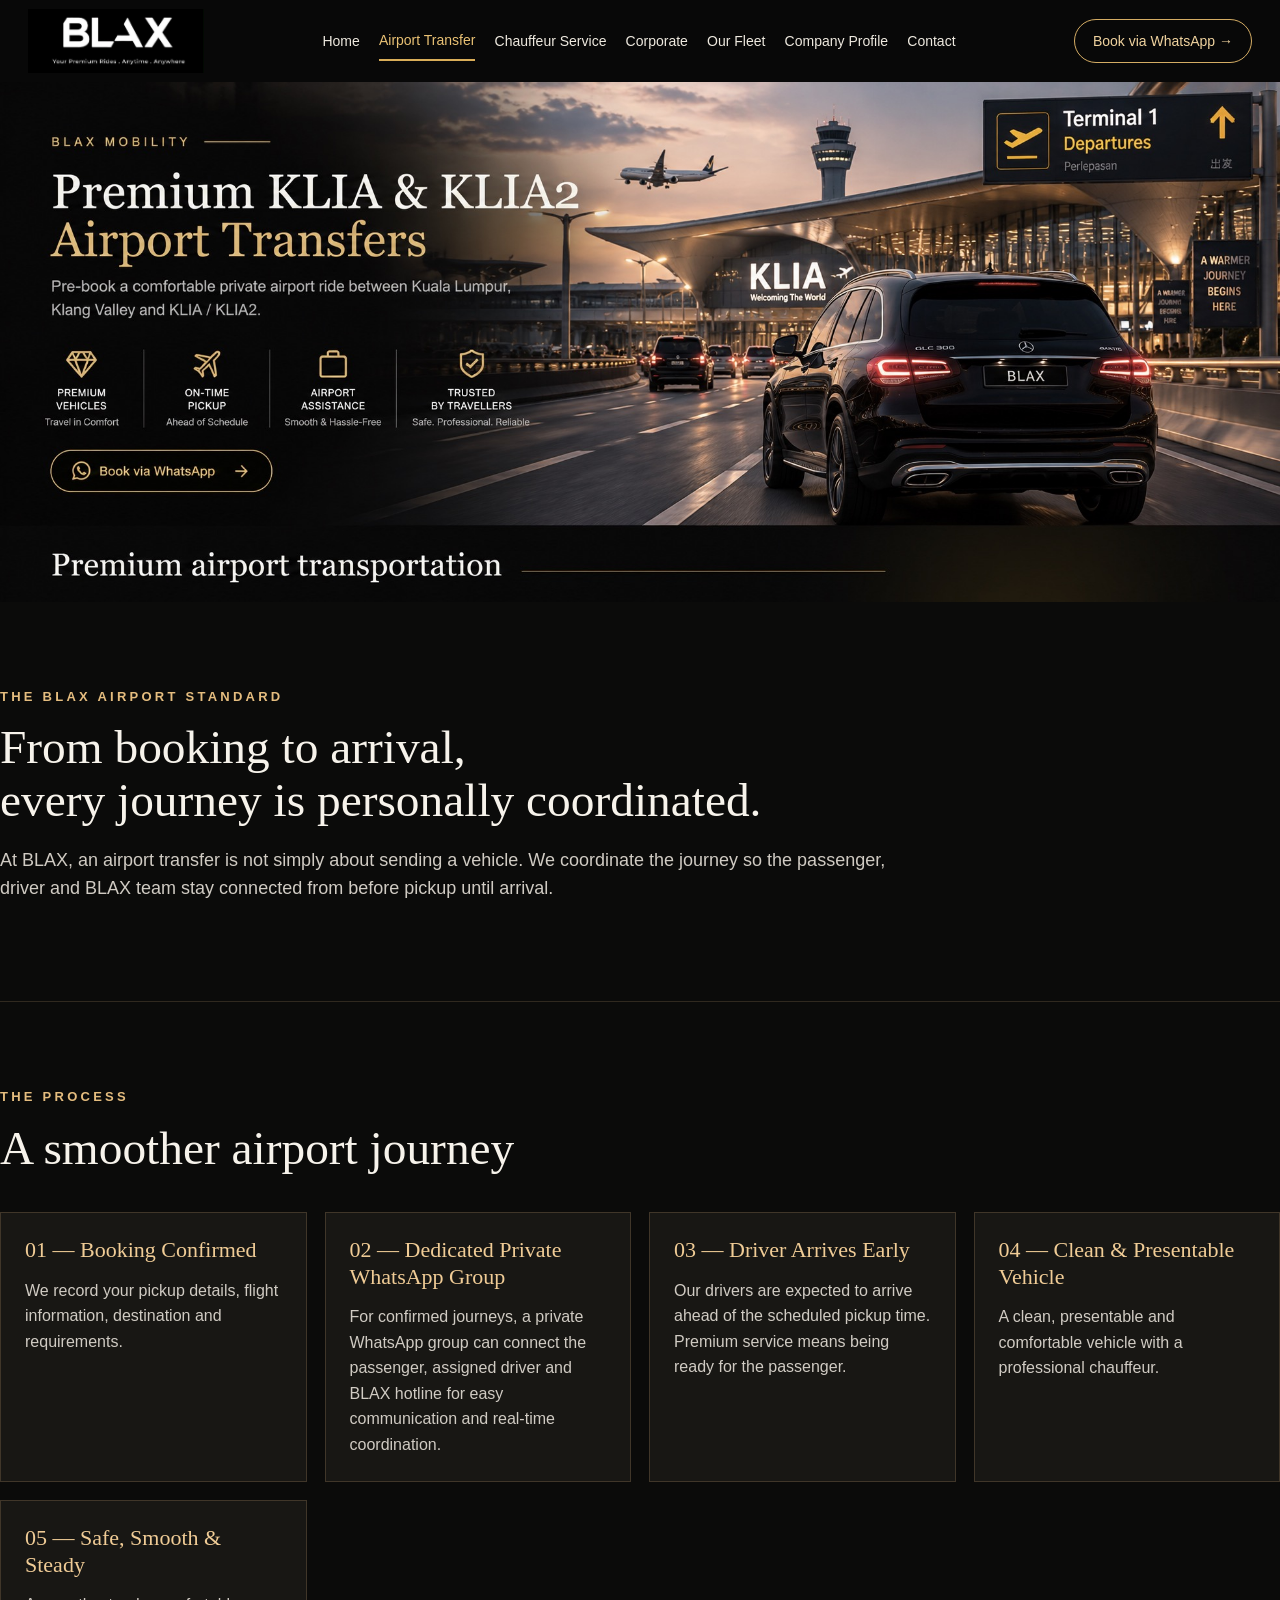
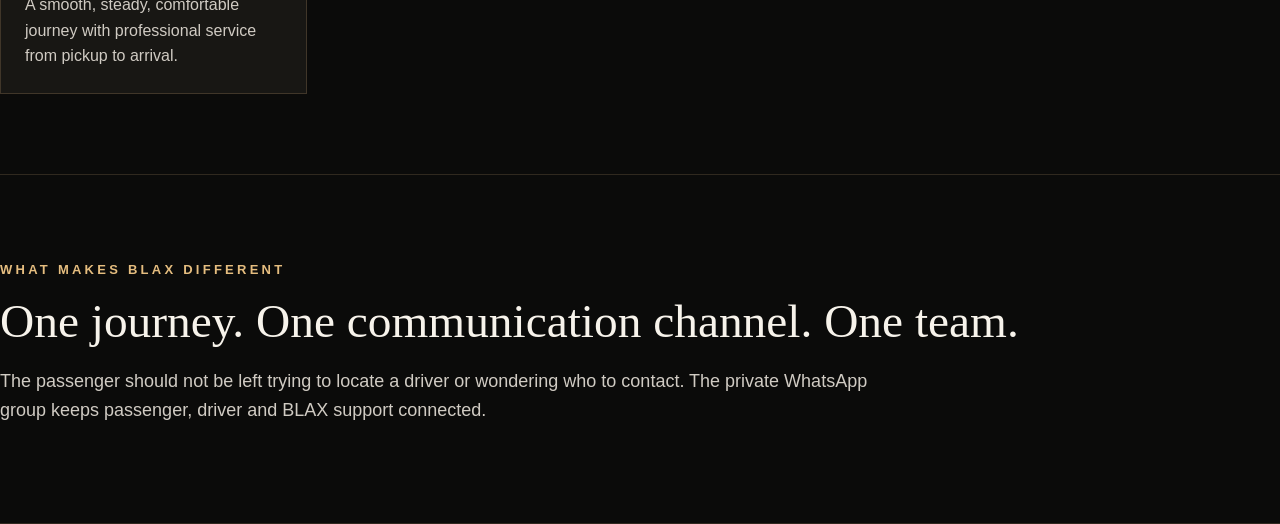
<file: airport-transfer.html>
<!doctype html>
<html lang="en"><head><meta charset="utf-8"><meta name="viewport" content="width=device-width, initial-scale=1">
<meta name="description" content="BLAX Mobility premium chauffeur and private transportation in Kuala Lumpur and Klang Valley. Book airport, corporate and private rides.">
<title>Airport Transfer | BLAX Mobility</title><link rel="stylesheet" href="styles.css"></head>
<body class="page-airport"><a class="skip" href="#main">Skip to content</a>
<header class="site-header"><div class="header-inner"><a class="brand" href="index.html" aria-label="BLAX Mobility Home"><img src="assets/blax-logo.jpg" alt="BLAX — Your Premium Rides. Anytime. Anywhere."></a>
<nav class="main-nav" aria-label="Main navigation"><a href="index.html">Home</a><a href="airport-transfer.html" aria-current="page">Airport Transfer</a><a href="chauffeur.html">Chauffeur Service</a><a href="corporate.html">Corporate</a><a href="fleet.html">Our Fleet</a><a href="company-profile.html">Company Profile</a><a href="contact.html">Contact</a></nav><a class="header-cta" href="https://wa.me/60189708896?text=Hi%20BLAX%2C%20I%20would%20like%20to%20book%20a%20ride.%0APickup%3A%0ADestination%3A%0ADate%3A%0ATime%3A%0APassengers%3A" target="_blank" rel="noopener noreferrer">Book via WhatsApp <span aria-hidden="true">→</span></a></div></header>
<main id="main"><section class="art-stage art-airport" aria-label="Premium KLIA and KLIA2 Airport Transfers"><img src="airport.jpg" alt="Mercedes BLAX airport transfer at KLIA"><div class="desktop-actions"><a class="art-action secondary airport-wa" href="https://wa.me/60189708896?text=Hi%20BLAX%2C%20I%20would%20like%20to%20book%20a%20ride.%0APickup%3A%0ADestination%3A%0ADate%3A%0ATime%3A%0APassengers%3A" target="_blank" rel="noopener noreferrer">Book via WhatsApp <span aria-hidden="true">→</span></a></div></section><div class="mobile-actions"><a class="art-action primary " href="https://wa.me/60189708896?text=Hi%20BLAX%2C%20I%20would%20like%20to%20book%20a%20ride.%0APickup%3A%0ADestination%3A%0ADate%3A%0ATime%3A%0APassengers%3A" target="_blank" rel="noopener noreferrer">Enquire via WhatsApp <span aria-hidden="true">→</span></a></div><section class="section wrap"><p class="eyebrow">THE BLAX AIRPORT STANDARD</p><h2>From booking to arrival,<br>every journey is personally coordinated.</h2><p class=lead>At BLAX, an airport transfer is not simply about sending a vehicle. We coordinate the journey so the passenger, driver and BLAX team stay connected from before pickup until arrival.</p></section><section class="section wrap"><p class="eyebrow">THE PROCESS</p><h2>A smoother airport journey</h2><div class="cards"><article class="card"><h3>01 — Booking Confirmed</h3><p>We record your pickup details, flight information, destination and requirements.</p></article><article class="card"><h3>02 — Dedicated Private WhatsApp Group</h3><p>For confirmed journeys, a private WhatsApp group can connect the passenger, assigned driver and BLAX hotline for easy communication and real-time coordination.</p></article><article class="card"><h3>03 — Driver Arrives Early</h3><p>Our drivers are expected to arrive ahead of the scheduled pickup time. Premium service means being ready for the passenger.</p></article><article class="card"><h3>04 — Clean &amp; Presentable Vehicle</h3><p>A clean, presentable and comfortable vehicle with a professional chauffeur.</p></article><article class="card"><h3>05 — Safe, Smooth &amp; Steady</h3><p>A smooth, steady, comfortable journey with professional service from pickup to arrival.</p></article></div></section><section class="section wrap"><p class="eyebrow">WHAT MAKES BLAX DIFFERENT</p><h2>One journey. One communication channel. One team.</h2><p class=lead>The passenger should not be left trying to locate a driver or wondering who to contact. The private WhatsApp group keeps passenger, driver and BLAX support connected.</p></section></main></body></html>
</file>
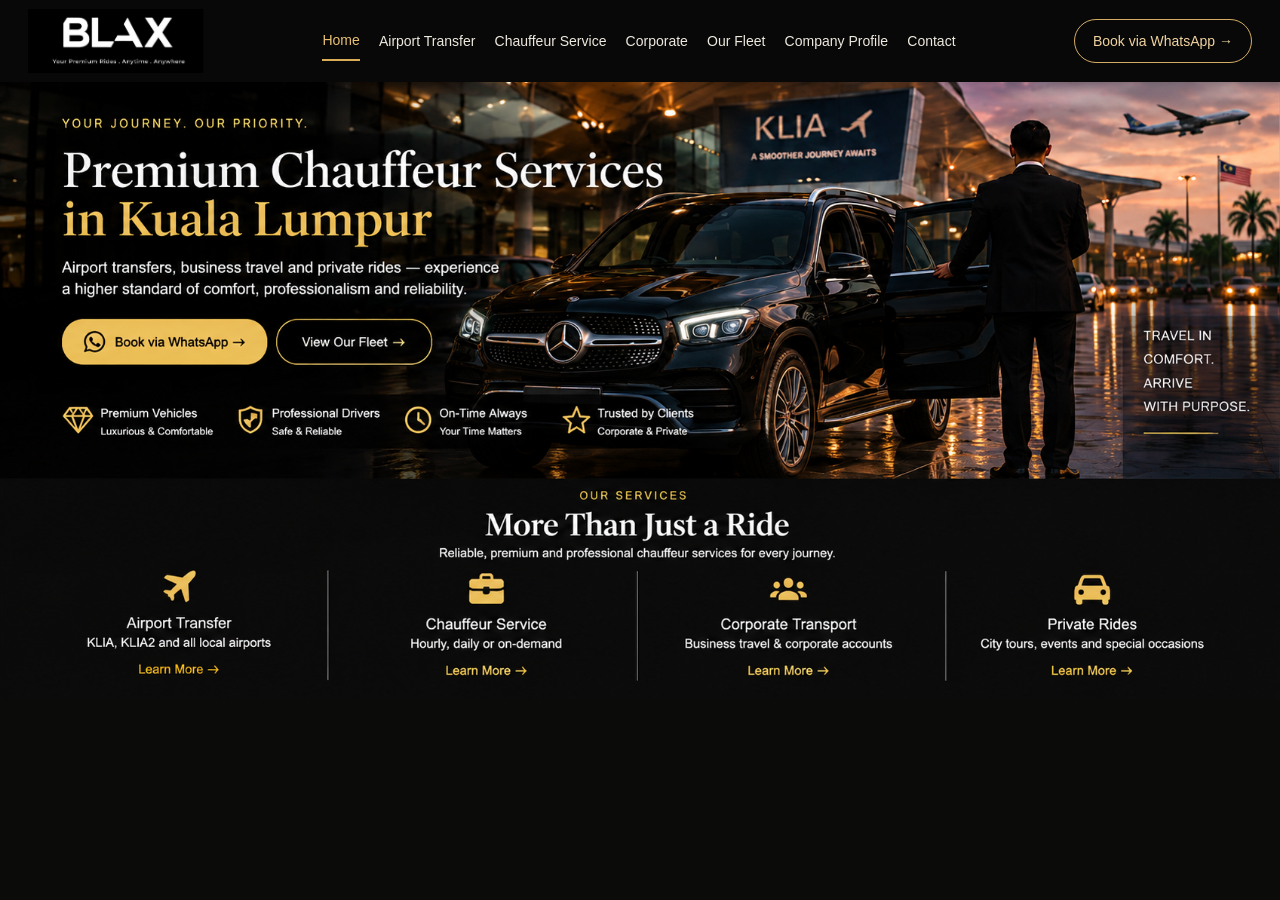
<file: BLAX_REPLACE_index.html>
<!doctype html>
<html lang="en"><head><meta charset="utf-8"><meta name="viewport" content="width=device-width, initial-scale=1">
<meta name="description" content="BLAX Mobility premium chauffeur and private transportation in Kuala Lumpur and Klang Valley. Book airport, corporate and private rides.">
<title>Premium Chauffeur Services in Kuala Lumpur | BLAX Mobility</title><link rel="stylesheet" href="styles.css"></head>
<body class="page-home"><a class="skip" href="#main">Skip to content</a>
<header class="site-header"><div class="header-inner"><a class="brand" href="index.html" aria-label="BLAX Mobility Home"><img src="assets/blax-logo.jpg" alt="BLAX — Your Premium Rides. Anytime. Anywhere."></a>
<nav class="main-nav" aria-label="Main navigation"><a href="index.html" aria-current="page">Home</a><a href="airport-transfer.html">Airport Transfer</a><a href="chauffeur.html">Chauffeur Service</a><a href="corporate.html">Corporate</a><a href="fleet.html">Our Fleet</a><a href="company-profile.html">Company Profile</a><a href="contact.html">Contact</a></nav><a class="header-cta" href="https://wa.me/60189708896?text=Hi%20BLAX%2C%20I%20would%20like%20to%20book%20a%20ride.%0APickup%3A%0ADestination%3A%0ADate%3A%0ATime%3A%0APassengers%3A" target="_blank" rel="noopener noreferrer">Book via WhatsApp <span aria-hidden="true">→</span></a></div></header>
<main id="main"><section class="art-stage art-home" aria-label="Premium Chauffeur Services in Kuala Lumpur"><img src="home.jpg" alt="BLAX chauffeur, Mercedes and KLIA"><div class="desktop-actions"><a class="art-action primary home-wa" href="https://wa.me/60189708896?text=Hi%20BLAX%2C%20I%20would%20like%20to%20book%20a%20ride.%0APickup%3A%0ADestination%3A%0ADate%3A%0ATime%3A%0APassengers%3A" target="_blank" rel="noopener noreferrer">Book via WhatsApp <span aria-hidden="true">→</span></a><a class="art-action secondary home-fleet" href="fleet.html">View Our Fleet <span aria-hidden="true">→</span></a><a class="art-action service service-airport" href="airport-transfer.html">Learn More <span aria-hidden="true">→</span></a><a class="art-action service service-chauffeur" href="chauffeur.html">Learn More <span aria-hidden="true">→</span></a><a class="art-action service service-corporate" href="corporate.html">Learn More <span aria-hidden="true">→</span></a><a class="art-action service service-private" href="contact.html">Learn More <span aria-hidden="true">→</span></a></div></section><div class="mobile-actions"><a class="art-action primary " href="https://wa.me/60189708896?text=Hi%20BLAX%2C%20I%20would%20like%20to%20book%20a%20ride.%0APickup%3A%0ADestination%3A%0ADate%3A%0ATime%3A%0APassengers%3A" target="_blank" rel="noopener noreferrer">Book via WhatsApp <span aria-hidden="true">→</span></a><a class="art-action secondary " href="fleet.html">View Our Fleet <span aria-hidden="true">→</span></a></div><div class="mobile-service-links"><a href="airport-transfer.html">Airport Transfer →</a><a href="chauffeur.html">Chauffeur Service →</a><a href="corporate.html">Corporate Transport →</a><a href="contact.html">Private Rides →</a></div></main></body></html>
</file>
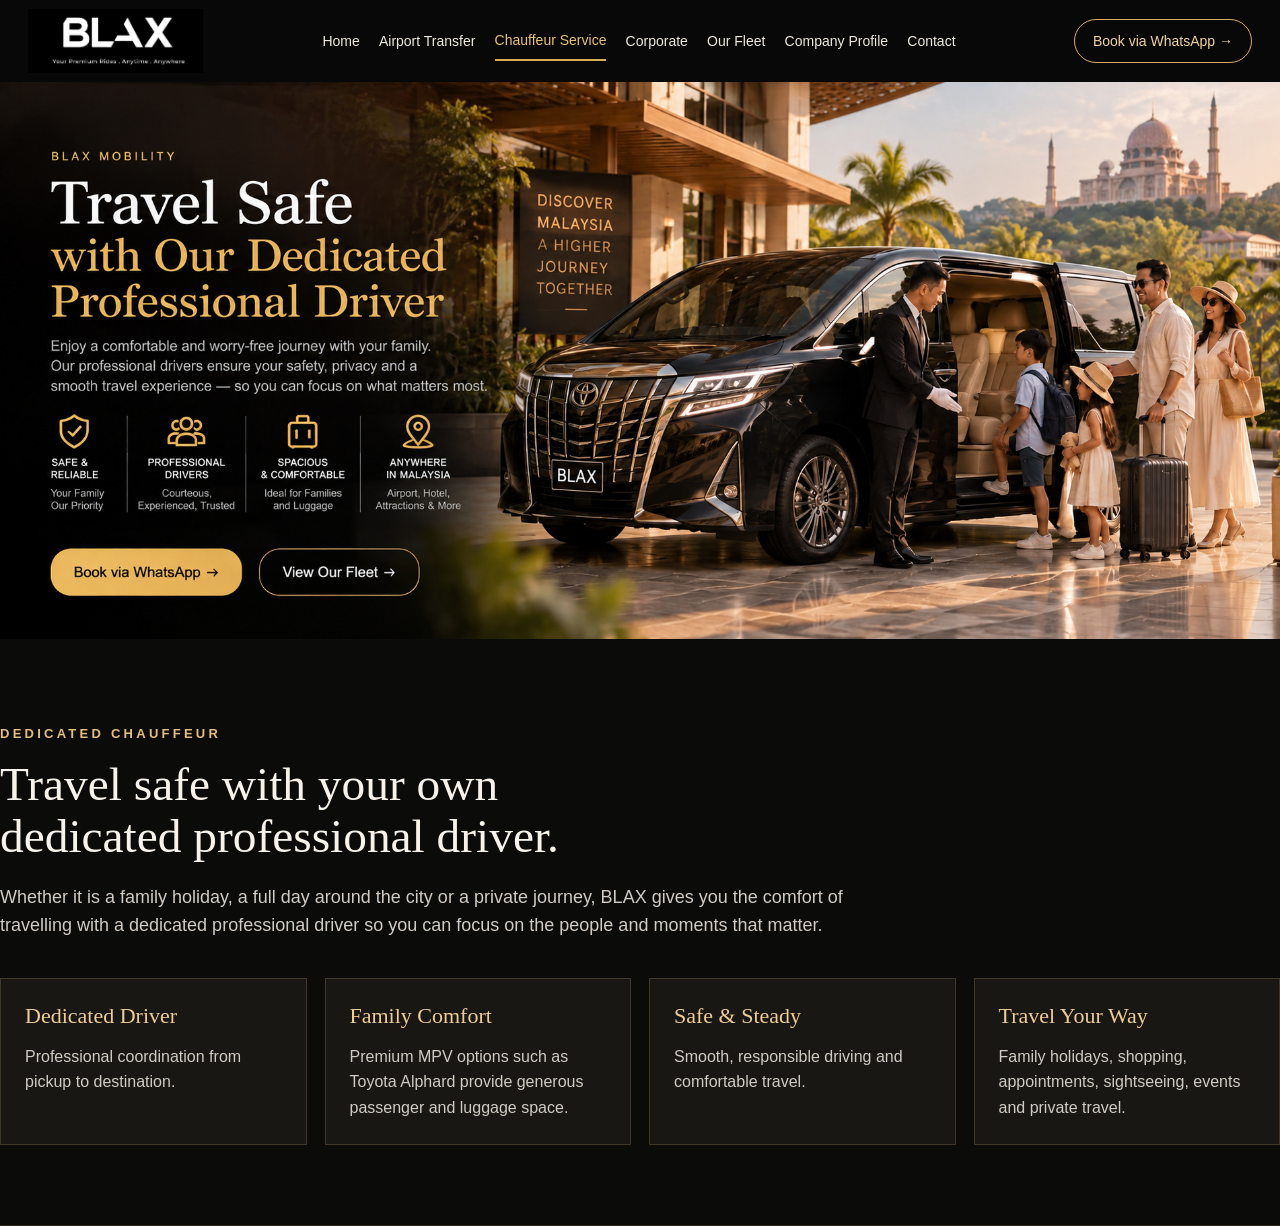
<file: chauffeur.html>
<!doctype html>
<html lang="en"><head><meta charset="utf-8"><meta name="viewport" content="width=device-width, initial-scale=1">
<meta name="description" content="BLAX Mobility premium chauffeur and private transportation in Kuala Lumpur and Klang Valley. Book airport, corporate and private rides.">
<title>Chauffeur Service | BLAX Mobility</title><link rel="stylesheet" href="styles.css"></head>
<body class="page-chauffeur"><a class="skip" href="#main">Skip to content</a>
<header class="site-header"><div class="header-inner"><a class="brand" href="index.html" aria-label="BLAX Mobility Home"><img src="assets/blax-logo.jpg" alt="BLAX — Your Premium Rides. Anytime. Anywhere."></a>
<nav class="main-nav" aria-label="Main navigation"><a href="index.html">Home</a><a href="airport-transfer.html">Airport Transfer</a><a href="chauffeur.html" aria-current="page">Chauffeur Service</a><a href="corporate.html">Corporate</a><a href="fleet.html">Our Fleet</a><a href="company-profile.html">Company Profile</a><a href="contact.html">Contact</a></nav><a class="header-cta" href="https://wa.me/60189708896?text=Hi%20BLAX%2C%20I%20would%20like%20to%20book%20a%20ride.%0APickup%3A%0ADestination%3A%0ADate%3A%0ATime%3A%0APassengers%3A" target="_blank" rel="noopener noreferrer">Book via WhatsApp <span aria-hidden="true">→</span></a></div></header>
<main id="main"><section class="art-stage art-chauffeur" aria-label="Travel Together. Arrive in Comfort."><img src="chauffeur.jpg" alt="BLAX chauffeur assisting a family at a Toyota Alphard"><div class="desktop-actions"><a class="art-action primary chauffeur-wa" href="https://wa.me/60189708896?text=Hi%20BLAX%2C%20I%20would%20like%20to%20book%20a%20ride.%0APickup%3A%0ADestination%3A%0ADate%3A%0ATime%3A%0APassengers%3A" target="_blank" rel="noopener noreferrer">Book via WhatsApp <span aria-hidden="true">→</span></a><a class="art-action secondary chauffeur-fleet" href="fleet.html">View Our Fleet <span aria-hidden="true">→</span></a></div></section><div class="mobile-actions"><a class="art-action primary " href="https://wa.me/60189708896?text=Hi%20BLAX%2C%20I%20would%20like%20to%20book%20a%20ride.%0APickup%3A%0ADestination%3A%0ADate%3A%0ATime%3A%0APassengers%3A" target="_blank" rel="noopener noreferrer">Book via WhatsApp <span aria-hidden="true">→</span></a><a class="art-action secondary " href="fleet.html">View Our Fleet <span aria-hidden="true">→</span></a></div><section class="section wrap"><p class="eyebrow">DEDICATED CHAUFFEUR</p><h2>Travel safe with your own<br>dedicated professional driver.</h2><p class=lead>Whether it is a family holiday, a full day around the city or a private journey, BLAX gives you the comfort of travelling with a dedicated professional driver so you can focus on the people and moments that matter.</p><div class="cards"><article class="card"><h3>Dedicated Driver</h3><p>Professional coordination from pickup to destination.</p></article><article class="card"><h3>Family Comfort</h3><p>Premium MPV options such as Toyota Alphard provide generous passenger and luggage space.</p></article><article class="card"><h3>Safe &amp; Steady</h3><p>Smooth, responsible driving and comfortable travel.</p></article><article class="card"><h3>Travel Your Way</h3><p>Family holidays, shopping, appointments, sightseeing, events and private travel.</p></article></div></section></main></body></html>
</file>
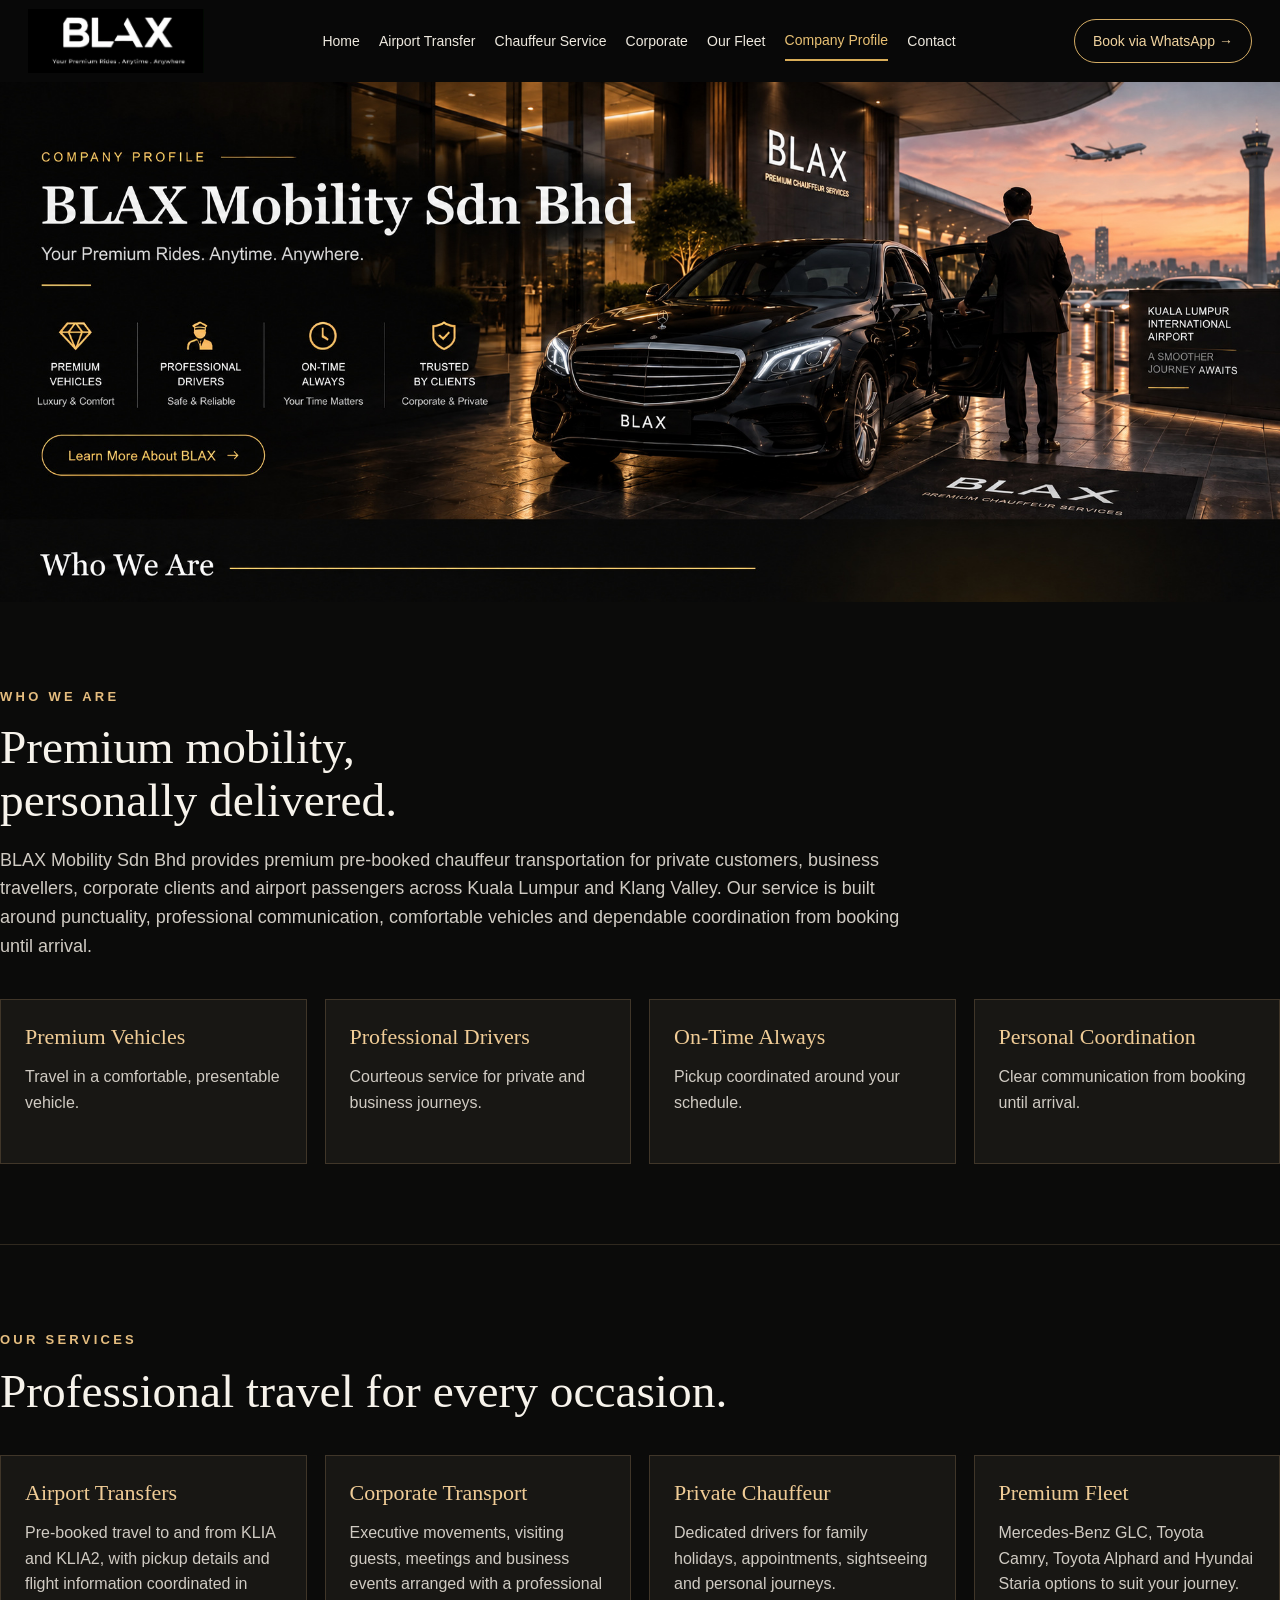
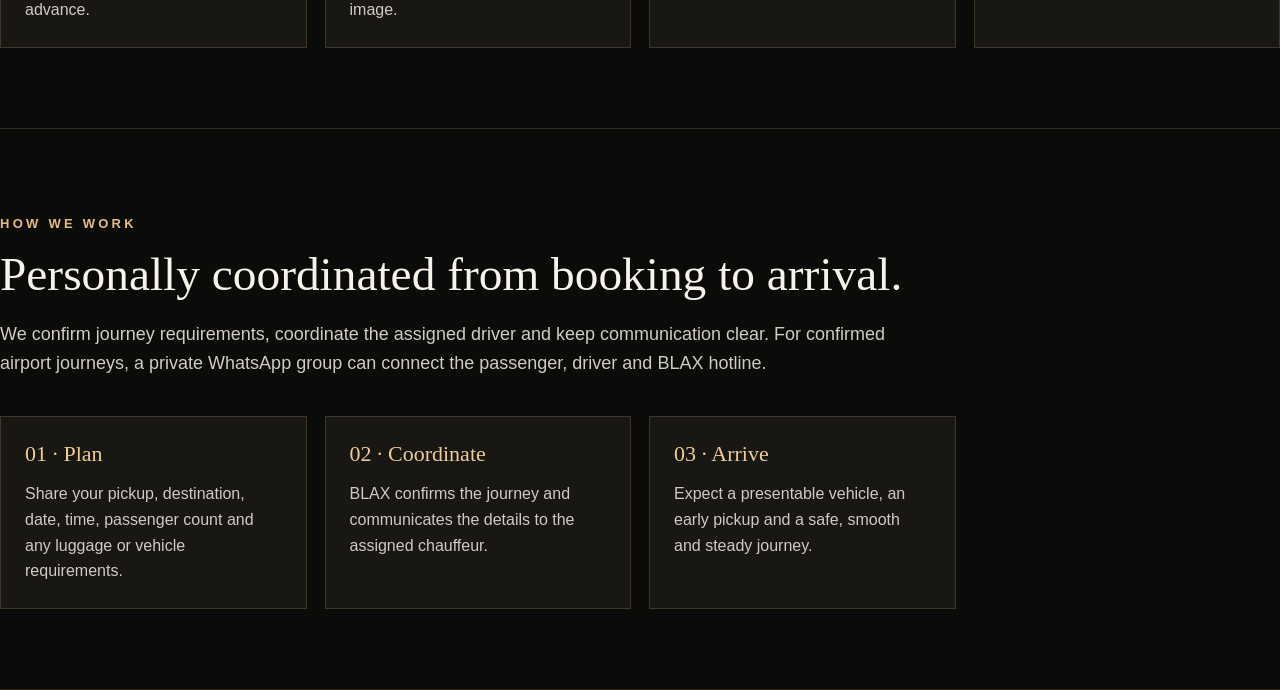
<file: company-profile.html>
<!doctype html>
<html lang="en"><head><meta charset="utf-8"><meta name="viewport" content="width=device-width, initial-scale=1">
<meta name="description" content="BLAX Mobility premium chauffeur and private transportation in Kuala Lumpur and Klang Valley. Book airport, corporate and private rides.">
<title>Company Profile | BLAX Mobility</title><link rel="stylesheet" href="styles.css"></head>
<body class="page-company"><a class="skip" href="#main">Skip to content</a>
<header class="site-header"><div class="header-inner"><a class="brand" href="index.html" aria-label="BLAX Mobility Home"><img src="assets/blax-logo.jpg" alt="BLAX — Your Premium Rides. Anytime. Anywhere."></a>
<nav class="main-nav" aria-label="Main navigation"><a href="index.html">Home</a><a href="airport-transfer.html">Airport Transfer</a><a href="chauffeur.html">Chauffeur Service</a><a href="corporate.html">Corporate</a><a href="fleet.html">Our Fleet</a><a href="company-profile.html" aria-current="page">Company Profile</a><a href="contact.html">Contact</a></nav><a class="header-cta" href="https://wa.me/60189708896?text=Hi%20BLAX%2C%20I%20would%20like%20to%20book%20a%20ride.%0APickup%3A%0ADestination%3A%0ADate%3A%0ATime%3A%0APassengers%3A" target="_blank" rel="noopener noreferrer">Book via WhatsApp <span aria-hidden="true">→</span></a></div></header>
<main id="main"><section class="art-stage art-company" aria-label="BLAX Mobility Company Profile"><img src="company.jpg" alt="BLAX chauffeur and Mercedes at an airport"><div class="desktop-actions"><a class="art-action secondary company-more" href="#about-blax">Learn More About BLAX <span aria-hidden="true">→</span></a></div></section><div class="mobile-actions"><a class="art-action primary " href="https://wa.me/60189708896?text=Hi%20BLAX%2C%20I%20would%20like%20to%20book%20a%20ride.%0APickup%3A%0ADestination%3A%0ADate%3A%0ATime%3A%0APassengers%3A" target="_blank" rel="noopener noreferrer">Enquire via WhatsApp <span aria-hidden="true">→</span></a></div><section id="about-blax" class="section wrap"><p class="eyebrow">WHO WE ARE</p><h2>Premium mobility,<br>personally delivered.</h2><p class=lead>BLAX Mobility Sdn Bhd provides premium pre-booked chauffeur transportation for private customers, business travellers, corporate clients and airport passengers across Kuala Lumpur and Klang Valley. Our service is built around punctuality, professional communication, comfortable vehicles and dependable coordination from booking until arrival.</p><div class="cards"><article class="card"><h3>Premium Vehicles</h3><p>Travel in a comfortable, presentable vehicle.</p></article><article class="card"><h3>Professional Drivers</h3><p>Courteous service for private and business journeys.</p></article><article class="card"><h3>On-Time Always</h3><p>Pickup coordinated around your schedule.</p></article><article class="card"><h3>Personal Coordination</h3><p>Clear communication from booking until arrival.</p></article></div></section><section class="section wrap profile-detail"><p class="eyebrow">OUR SERVICES</p><h2>Professional travel for every occasion.</h2><div class="cards"><article class="card"><h3>Airport Transfers</h3><p>Pre-booked travel to and from KLIA and KLIA2, with pickup details and flight information coordinated in advance.</p></article><article class="card"><h3>Corporate Transport</h3><p>Executive movements, visiting guests, meetings and business events arranged with a professional image.</p></article><article class="card"><h3>Private Chauffeur</h3><p>Dedicated drivers for family holidays, appointments, sightseeing and personal journeys.</p></article><article class="card"><h3>Premium Fleet</h3><p>Mercedes-Benz GLC, Toyota Camry, Toyota Alphard and Hyundai Staria options to suit your journey.</p></article></div></section>
<section class="section wrap profile-detail"><p class="eyebrow">HOW WE WORK</p><h2>Personally coordinated from booking to arrival.</h2><p class="lead">We confirm journey requirements, coordinate the assigned driver and keep communication clear. For confirmed airport journeys, a private WhatsApp group can connect the passenger, driver and BLAX hotline.</p><div class="cards"><article class="card"><h3>01 · Plan</h3><p>Share your pickup, destination, date, time, passenger count and any luggage or vehicle requirements.</p></article><article class="card"><h3>02 · Coordinate</h3><p>BLAX confirms the journey and communicates the details to the assigned chauffeur.</p></article><article class="card"><h3>03 · Arrive</h3><p>Expect a presentable vehicle, an early pickup and a safe, smooth and steady journey.</p></article></div></section>
</main></body></html>
</file>
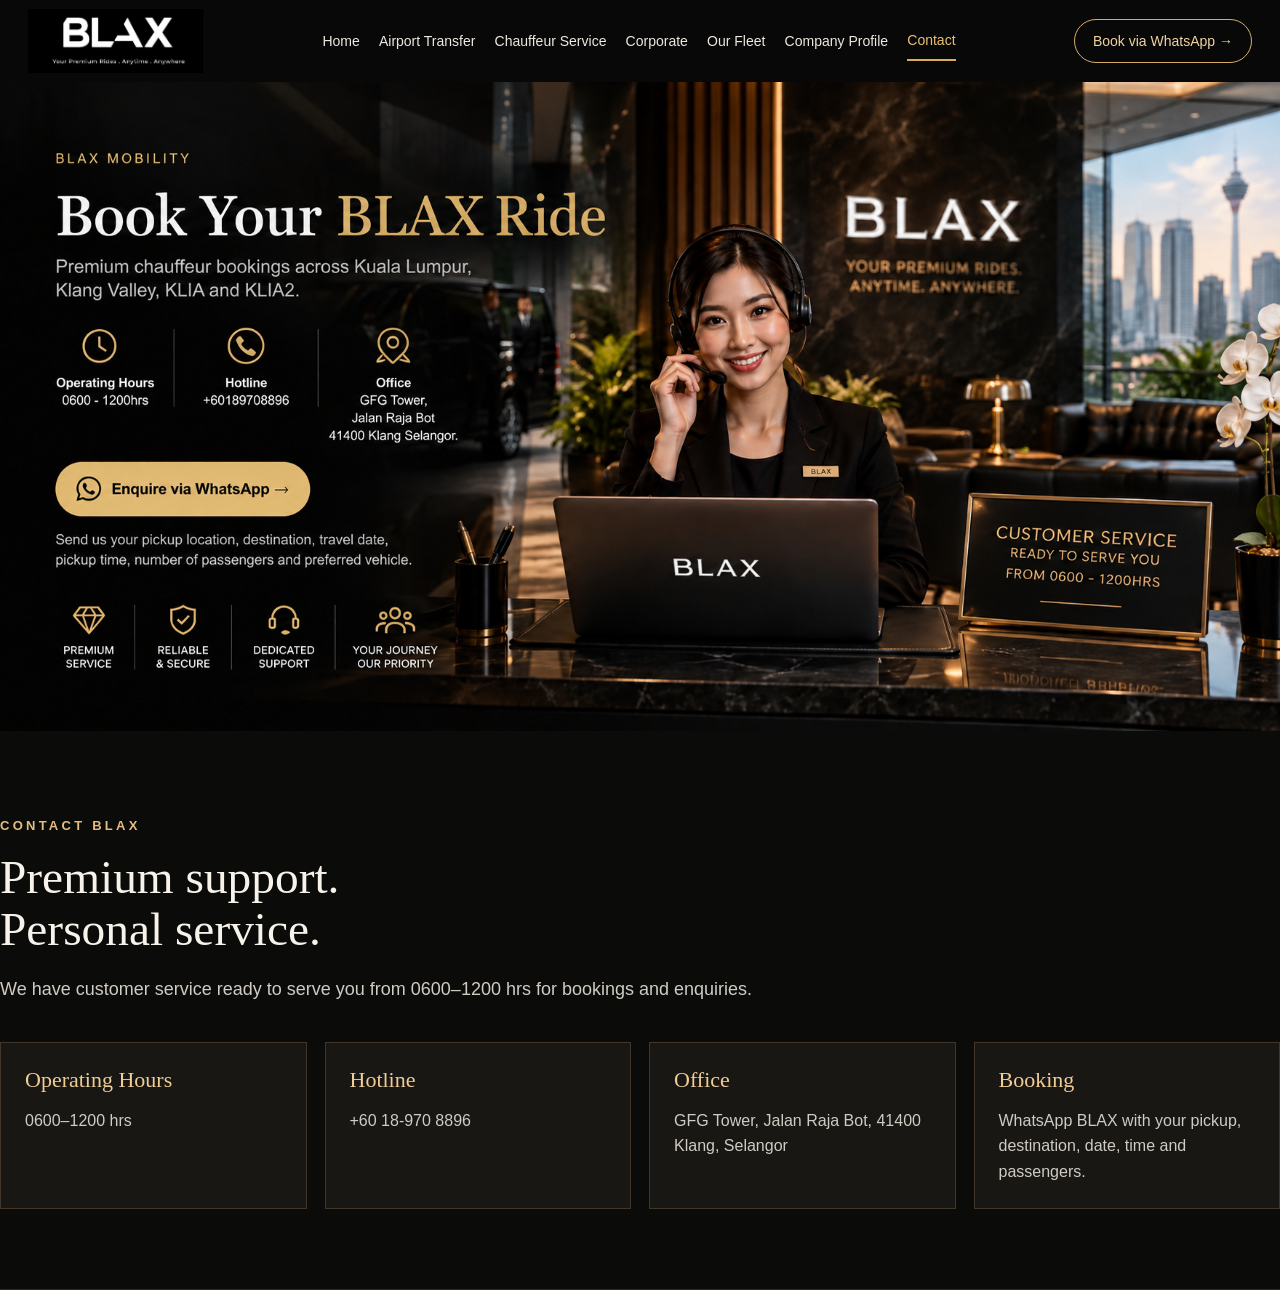
<file: contact.html>
<!doctype html>
<html lang="en"><head><meta charset="utf-8"><meta name="viewport" content="width=device-width, initial-scale=1">
<meta name="description" content="BLAX Mobility premium chauffeur and private transportation in Kuala Lumpur and Klang Valley. Book airport, corporate and private rides.">
<title>Contact | BLAX Mobility</title><link rel="stylesheet" href="styles.css"></head>
<body class="page-contact"><a class="skip" href="#main">Skip to content</a>
<header class="site-header"><div class="header-inner"><a class="brand" href="index.html" aria-label="BLAX Mobility Home"><img src="assets/blax-logo.jpg" alt="BLAX — Your Premium Rides. Anytime. Anywhere."></a>
<nav class="main-nav" aria-label="Main navigation"><a href="index.html">Home</a><a href="airport-transfer.html">Airport Transfer</a><a href="chauffeur.html">Chauffeur Service</a><a href="corporate.html">Corporate</a><a href="fleet.html">Our Fleet</a><a href="company-profile.html">Company Profile</a><a href="contact.html" aria-current="page">Contact</a></nav><a class="header-cta" href="https://wa.me/60189708896?text=Hi%20BLAX%2C%20I%20would%20like%20to%20book%20a%20ride.%0APickup%3A%0ADestination%3A%0ADate%3A%0ATime%3A%0APassengers%3A" target="_blank" rel="noopener noreferrer">Book via WhatsApp <span aria-hidden="true">→</span></a></div></header>
<main id="main"><section class="art-stage art-contact" aria-label="Contact BLAX Mobility"><img src="contact.jpg" alt="BLAX customer service representative ready for bookings"><div class="desktop-actions"><a class="art-action primary contact-wa" href="https://wa.me/60189708896?text=Hi%20BLAX%2C%20I%20would%20like%20to%20book%20a%20ride.%0APickup%3A%0ADestination%3A%0ADate%3A%0ATime%3A%0APassengers%3A" target="_blank" rel="noopener noreferrer">Enquire via WhatsApp <span aria-hidden="true">→</span></a></div></section><div class="mobile-actions"><a class="art-action primary " href="https://wa.me/60189708896?text=Hi%20BLAX%2C%20I%20would%20like%20to%20book%20a%20ride.%0APickup%3A%0ADestination%3A%0ADate%3A%0ATime%3A%0APassengers%3A" target="_blank" rel="noopener noreferrer">Enquire via WhatsApp <span aria-hidden="true">→</span></a></div><section class="section wrap"><p class="eyebrow">CONTACT BLAX</p><h2>Premium support.<br>Personal service.</h2><p class=lead>We have customer service ready to serve you from 0600–1200 hrs for bookings and enquiries.</p><div class="cards"><article class="card"><h3>Operating Hours</h3><p>0600–1200 hrs</p></article><article class="card"><h3>Hotline</h3><p>+60 18-970 8896</p></article><article class="card"><h3>Office</h3><p>GFG Tower, Jalan Raja Bot, 41400 Klang, Selangor</p></article><article class="card"><h3>Booking</h3><p>WhatsApp BLAX with your pickup, destination, date, time and passengers.</p></article></div></section></main></body></html>
</file>
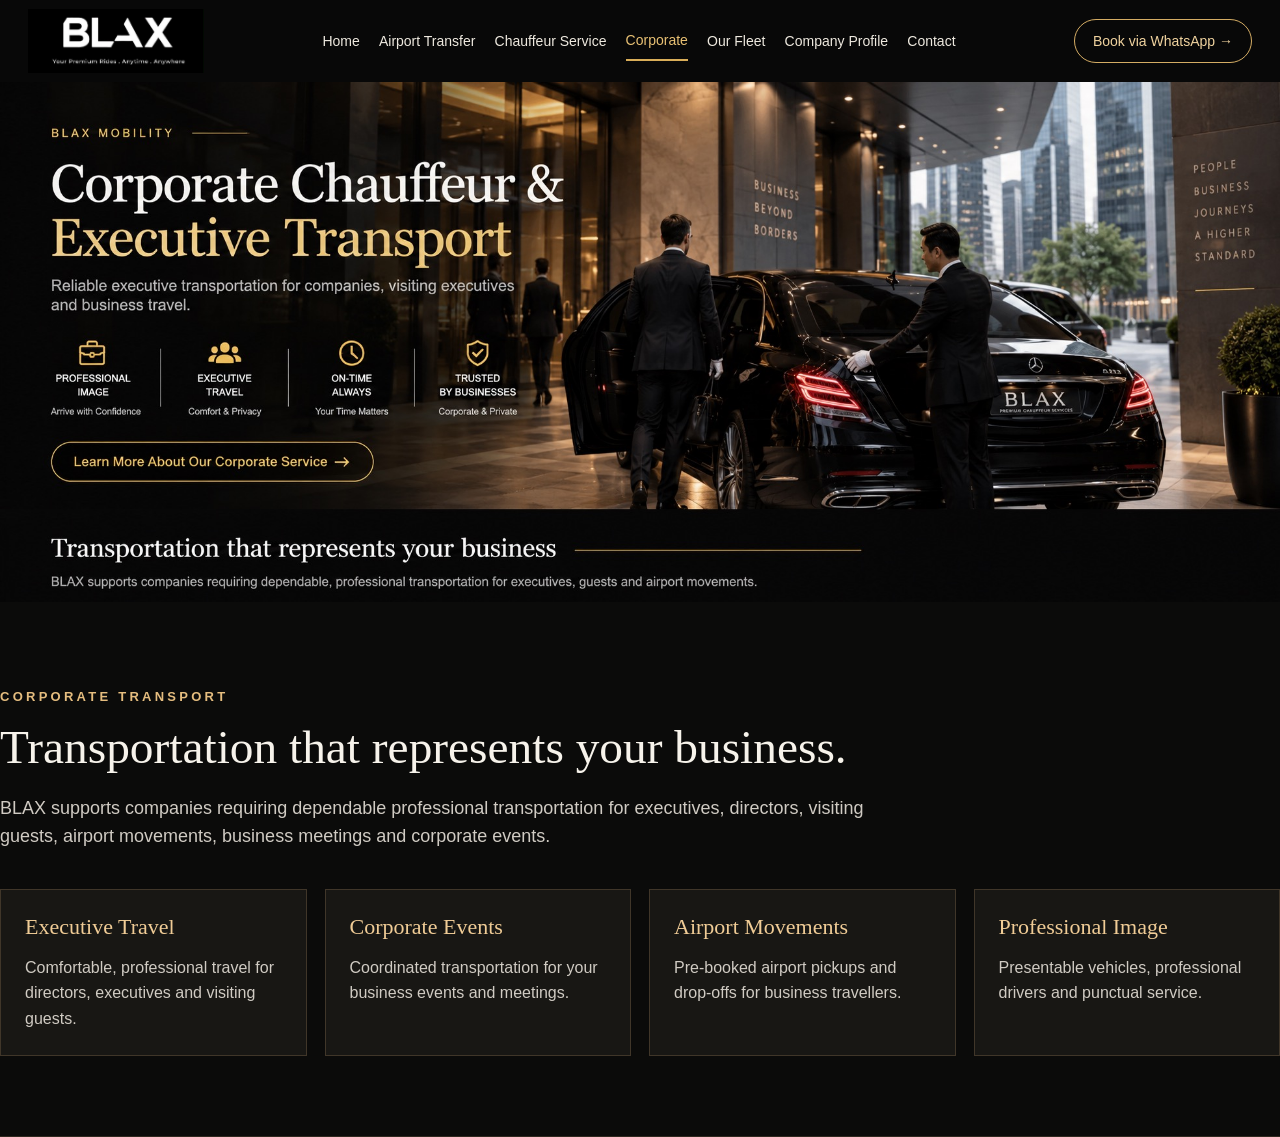
<file: corporate.html>
<!doctype html>
<html lang="en"><head><meta charset="utf-8"><meta name="viewport" content="width=device-width, initial-scale=1">
<meta name="description" content="BLAX Mobility premium chauffeur and private transportation in Kuala Lumpur and Klang Valley. Book airport, corporate and private rides.">
<title>Corporate Transport | BLAX Mobility</title><link rel="stylesheet" href="styles.css"></head>
<body class="page-corporate"><a class="skip" href="#main">Skip to content</a>
<header class="site-header"><div class="header-inner"><a class="brand" href="index.html" aria-label="BLAX Mobility Home"><img src="assets/blax-logo.jpg" alt="BLAX — Your Premium Rides. Anytime. Anywhere."></a>
<nav class="main-nav" aria-label="Main navigation"><a href="index.html">Home</a><a href="airport-transfer.html">Airport Transfer</a><a href="chauffeur.html">Chauffeur Service</a><a href="corporate.html" aria-current="page">Corporate</a><a href="fleet.html">Our Fleet</a><a href="company-profile.html">Company Profile</a><a href="contact.html">Contact</a></nav><a class="header-cta" href="https://wa.me/60189708896?text=Hi%20BLAX%2C%20I%20would%20like%20to%20book%20a%20ride.%0APickup%3A%0ADestination%3A%0ADate%3A%0ATime%3A%0APassengers%3A" target="_blank" rel="noopener noreferrer">Book via WhatsApp <span aria-hidden="true">→</span></a></div></header>
<main id="main"><section class="art-stage art-corporate" aria-label="Corporate Chauffeur and Executive Transport"><img src="corporate.jpg" alt="BLAX corporate chauffeur at a business entrance"><div class="desktop-actions"><a class="art-action secondary corporate-more" href="#corporate-details">Learn More About Our Corporate Service <span aria-hidden="true">→</span></a></div></section><div class="mobile-actions"><a class="art-action primary " href="https://wa.me/60189708896?text=Hi%20BLAX%2C%20I%20would%20like%20to%20book%20a%20ride.%0APickup%3A%0ADestination%3A%0ADate%3A%0ATime%3A%0APassengers%3A" target="_blank" rel="noopener noreferrer">Enquire via WhatsApp <span aria-hidden="true">→</span></a></div><section id="corporate-details" class="section wrap"><p class="eyebrow">CORPORATE TRANSPORT</p><h2>Transportation that represents your business.</h2><p class=lead>BLAX supports companies requiring dependable professional transportation for executives, directors, visiting guests, airport movements, business meetings and corporate events.</p><div class="cards"><article class="card"><h3>Executive Travel</h3><p>Comfortable, professional travel for directors, executives and visiting guests.</p></article><article class="card"><h3>Corporate Events</h3><p>Coordinated transportation for your business events and meetings.</p></article><article class="card"><h3>Airport Movements</h3><p>Pre-booked airport pickups and drop-offs for business travellers.</p></article><article class="card"><h3>Professional Image</h3><p>Presentable vehicles, professional drivers and punctual service.</p></article></div></section></main></body></html>
</file>
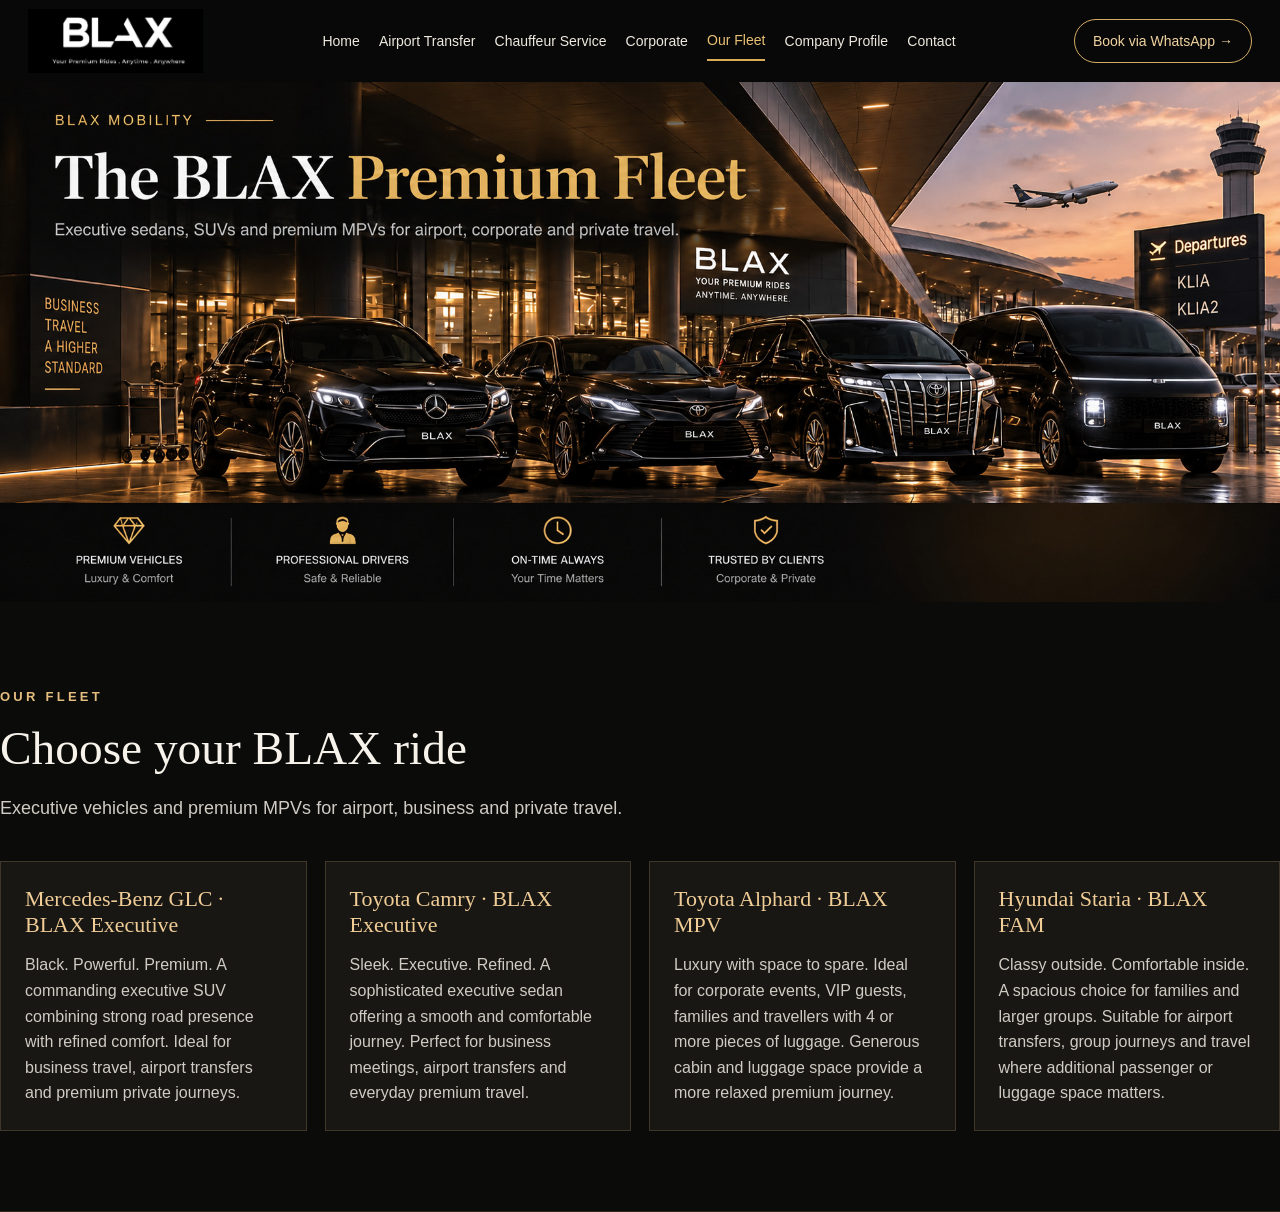
<file: fleet.html>
<!doctype html>
<html lang="en"><head><meta charset="utf-8"><meta name="viewport" content="width=device-width, initial-scale=1">
<meta name="description" content="BLAX Mobility premium chauffeur and private transportation in Kuala Lumpur and Klang Valley. Book airport, corporate and private rides.">
<title>Our Fleet | BLAX Mobility</title><link rel="stylesheet" href="styles.css"></head>
<body class="page-fleet"><a class="skip" href="#main">Skip to content</a>
<header class="site-header"><div class="header-inner"><a class="brand" href="index.html" aria-label="BLAX Mobility Home"><img src="assets/blax-logo.jpg" alt="BLAX — Your Premium Rides. Anytime. Anywhere."></a>
<nav class="main-nav" aria-label="Main navigation"><a href="index.html">Home</a><a href="airport-transfer.html">Airport Transfer</a><a href="chauffeur.html">Chauffeur Service</a><a href="corporate.html">Corporate</a><a href="fleet.html" aria-current="page">Our Fleet</a><a href="company-profile.html">Company Profile</a><a href="contact.html">Contact</a></nav><a class="header-cta" href="https://wa.me/60189708896?text=Hi%20BLAX%2C%20I%20would%20like%20to%20book%20a%20ride.%0APickup%3A%0ADestination%3A%0ADate%3A%0ATime%3A%0APassengers%3A" target="_blank" rel="noopener noreferrer">Book via WhatsApp <span aria-hidden="true">→</span></a></div></header>
<main id="main"><section class="art-stage art-fleet" aria-label="The BLAX Premium Fleet"><img src="fleet.jpg" alt="Mercedes-Benz GLC, Toyota Camry, Toyota Alphard and Hyundai Staria"><div class="desktop-actions"></div></section><div class="mobile-actions"><a class="art-action primary " href="https://wa.me/60189708896?text=Hi%20BLAX%2C%20I%20would%20like%20to%20book%20a%20ride.%0APickup%3A%0ADestination%3A%0ADate%3A%0ATime%3A%0APassengers%3A" target="_blank" rel="noopener noreferrer">Book Your BLAX Ride <span aria-hidden="true">→</span></a></div><section class="section wrap"><p class="eyebrow">OUR FLEET</p><h2>Choose your BLAX ride</h2><p class=lead>Executive vehicles and premium MPVs for airport, business and private travel.</p><div class="cards"><article class="card"><h3>Mercedes-Benz GLC · BLAX Executive</h3><p>Black. Powerful. Premium. A commanding executive SUV combining strong road presence with refined comfort. Ideal for business travel, airport transfers and premium private journeys.</p></article><article class="card"><h3>Toyota Camry · BLAX Executive</h3><p>Sleek. Executive. Refined. A sophisticated executive sedan offering a smooth and comfortable journey. Perfect for business meetings, airport transfers and everyday premium travel.</p></article><article class="card"><h3>Toyota Alphard · BLAX MPV</h3><p>Luxury with space to spare. Ideal for corporate events, VIP guests, families and travellers with 4 or more pieces of luggage. Generous cabin and luggage space provide a more relaxed premium journey.</p></article><article class="card"><h3>Hyundai Staria · BLAX FAM</h3><p>Classy outside. Comfortable inside. A spacious choice for families and larger groups. Suitable for airport transfers, group journeys and travel where additional passenger or luggage space matters.</p></article></div></section></main></body></html>
</file>
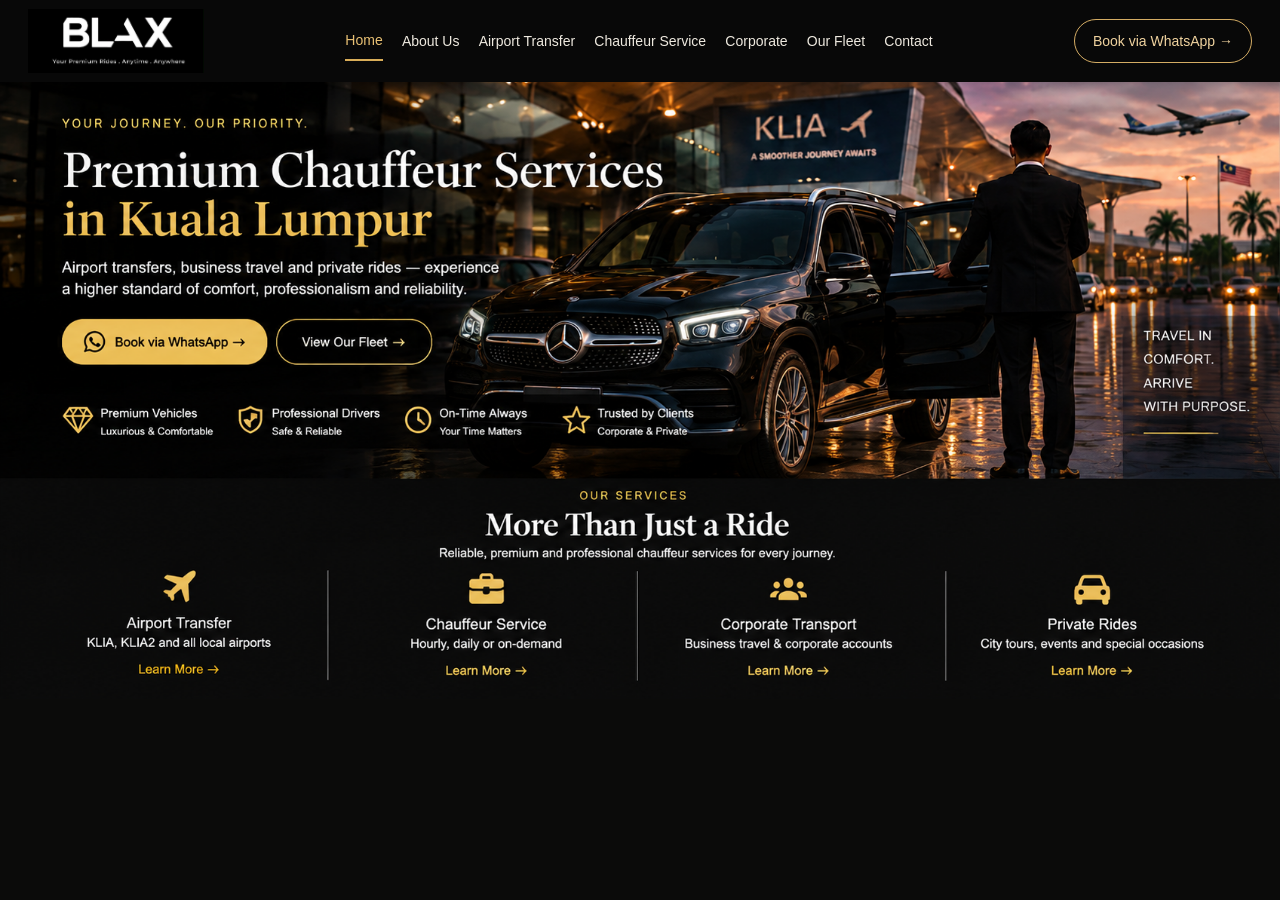
<file: index-2.html>
<!doctype html>
<html lang="en"><head><meta charset="utf-8"><meta name="viewport" content="width=device-width, initial-scale=1">
<meta name="description" content="BLAX Mobility premium chauffeur and private transportation in Kuala Lumpur and Klang Valley. Book airport, corporate and private rides.">
<title>Premium Chauffeur Services in Kuala Lumpur | BLAX Mobility</title><link rel="stylesheet" href="styles.css"></head>
<body class="page-home"><a class="skip" href="#main">Skip to content</a>
<header class="site-header"><div class="header-inner"><a class="brand" href="index.html" aria-label="BLAX Mobility Home"><img src="assets/blax-logo.jpg" alt="BLAX — Your Premium Rides. Anytime. Anywhere."></a>
<nav class="main-nav" aria-label="Main navigation"><a href="index.html" aria-current="page">Home</a><a href="company-profile.html">About Us</a><a href="airport-transfer.html">Airport Transfer</a><a href="chauffeur.html">Chauffeur Service</a><a href="corporate.html">Corporate</a><a href="fleet.html">Our Fleet</a><a href="contact.html">Contact</a></nav><a class="header-cta" href="https://wa.me/60189708896?text=Hi%20BLAX%2C%20I%20would%20like%20to%20book%20a%20ride.%0APickup%3A%0ADestination%3A%0ADate%3A%0ATime%3A%0APassengers%3A" target="_blank" rel="noopener noreferrer">Book via WhatsApp <span aria-hidden="true">→</span></a></div></header>
<main id="main"><section class="art-stage art-home" aria-label="Premium Chauffeur Services in Kuala Lumpur"><img src="home.jpg" alt="BLAX chauffeur, Mercedes and KLIA"><div class="desktop-actions">
<a class="home-nav-hit nav-home" href="index.html" aria-label="Home">Home</a>
<a class="home-nav-hit nav-company" href="company-profile.html" aria-label="About Us">About Us</a>
<a class="home-nav-hit nav-airport" href="airport-transfer.html" aria-label="Airport Transfer">Airport Transfer</a>
<a class="home-nav-hit nav-chauffeur" href="chauffeur.html" aria-label="Chauffeur Service">Chauffeur Service</a>
<a class="home-nav-hit nav-corporate" href="corporate.html" aria-label="Corporate">Corporate</a>
<a class="home-nav-hit nav-fleet" href="fleet.html" aria-label="Our Fleet">Our Fleet</a>
<a class="home-nav-hit nav-contact" href="contact.html" aria-label="Contact">Contact</a>
<a class="home-nav-hit nav-whatsapp" href="https://wa.me/60189708896?text=Hi%20BLAX%2C%20I%20would%20like%20to%20book%20a%20ride." target="_blank" rel="noopener noreferrer" aria-label="Book via WhatsApp">Book via WhatsApp</a><a class="art-action primary home-wa" href="https://wa.me/60189708896?text=Hi%20BLAX%2C%20I%20would%20like%20to%20book%20a%20ride.%0APickup%3A%0ADestination%3A%0ADate%3A%0ATime%3A%0APassengers%3A" target="_blank" rel="noopener noreferrer">Book via WhatsApp <span aria-hidden="true">→</span></a><a class="art-action secondary home-fleet" href="fleet.html">View Our Fleet <span aria-hidden="true">→</span></a><a class="art-action service service-airport" href="airport-transfer.html">Learn More <span aria-hidden="true">→</span></a><a class="art-action service service-chauffeur" href="chauffeur.html">Learn More <span aria-hidden="true">→</span></a><a class="art-action service service-corporate" href="corporate.html">Learn More <span aria-hidden="true">→</span></a><a class="art-action service service-private" href="contact.html">Learn More <span aria-hidden="true">→</span></a></div></section><div class="mobile-actions"><a class="art-action primary " href="https://wa.me/60189708896?text=Hi%20BLAX%2C%20I%20would%20like%20to%20book%20a%20ride.%0APickup%3A%0ADestination%3A%0ADate%3A%0ATime%3A%0APassengers%3A" target="_blank" rel="noopener noreferrer">Book via WhatsApp <span aria-hidden="true">→</span></a><a class="art-action secondary " href="fleet.html">View Our Fleet <span aria-hidden="true">→</span></a></div><div class="mobile-service-links"><a href="airport-transfer.html">Airport Transfer →</a><a href="chauffeur.html">Chauffeur Service →</a><a href="corporate.html">Corporate Transport →</a><a href="contact.html">Private Rides →</a></div></main></body></html>
</file>
<file: styles.css>
*{box-sizing:border-box}
html{scroll-behavior:smooth}
body{margin:0;background:#0b0b0a;color:#f7f3eb;font-family:Arial,Helvetica,sans-serif;line-height:1.6;overflow-x:hidden}
a{color:inherit}
.skip{position:absolute;left:-9999px}
.site-header{position:relative;z-index:20;background:#080808;border:0}
.header-inner{max-width:1600px;margin:auto;min-height:82px;padding:8px 28px;display:flex;align-items:center;justify-content:space-between;gap:24px}
.brand{display:block;flex:0 0 auto}
.brand img{display:block;width:176px;height:64px;object-fit:cover;object-position:center 52%;background:#080808}
.main-nav{display:flex;align-items:center;justify-content:center;gap:clamp(12px,1.5vw,28px);flex:1}
.main-nav a{text-decoration:none;white-space:nowrap;color:#eee9df;font-size:14px;padding:8px 0}
.main-nav a:hover,.main-nav a[aria-current=page]{color:#e9c174;border-bottom:2px solid #d9ad58}
.header-cta{border:1px solid #d4ac64;border-radius:28px;padding:10px 18px;text-decoration:none;color:#f0d39f;white-space:nowrap;font-size:14px}

/* Hero artwork: no overlay, no line, no light/dark header gradient */
.art-stage{position:relative;width:100%;background:#080808;overflow:hidden}
.art-stage>img{display:block;width:100%;height:auto;max-width:none}
.desktop-actions{position:absolute;inset:0;pointer-events:none}
.desktop-actions .art-action{position:absolute;display:block;z-index:2;pointer-events:auto;text-indent:-9999px;font-size:0;padding:0;border:0;background:transparent;color:transparent;box-shadow:none}
.home-wa{left:4.2%;top:45.8%;width:18%;height:8.5%}.home-fleet{left:22%;top:45.8%;width:15%;height:8.5%}
.service-airport{left:9%;top:92%;width:13%;height:7%}.service-chauffeur{left:33%;top:92%;width:13%;height:7%}.service-corporate{left:58%;top:92%;width:13%;height:7%}.service-private{left:82%;top:92%;width:13%;height:7%}
.airport-wa{left:2.5%;top:69%;width:21%;height:11%}.chauffeur-wa{left:2.5%;top:82%;width:18%;height:11%}.chauffeur-fleet{left:20%;top:82%;width:17%;height:11%}
.corporate-more{left:2.5%;top:68%;width:30%;height:11%}.company-more{left:2.5%;top:66%;width:22%;height:11%}.contact-wa{left:2.5%;top:56%;width:23%;height:11%}
.mobile-actions,.mobile-service-links{display:none}

/* Content below hero */
.wrap{max-width:1320px;margin:auto;padding-left:30px;padding-right:30px}
.section{padding:72px 0 80px;border-bottom:1px solid #30291f}
.eyebrow{letter-spacing:.25em;color:#e5bd7f;font-size:13px;font-weight:700}
.section h2{font-family:Georgia,'Times New Roman',serif;font-size:clamp(34px,3.7vw,58px);font-weight:400;line-height:1.1;margin:14px 0 20px}
.lead{max-width:900px;color:#d0cbc3;font-size:18px}
.cards{display:grid;grid-template-columns:repeat(4,minmax(0,1fr));gap:18px;margin-top:38px}
.card{background:#181714;border:1px solid #403629;padding:24px;min-height:165px}
.card h3{font-family:Georgia,serif;font-size:22px;line-height:1.2;font-weight:400;color:#f0cc96;margin:0 0 14px}.card p{color:#d0cbc3;margin:0}

/* Phone: clean header + horizontal nav + full hero + large touch actions */
@media(max-width:700px){
 .header-inner{min-height:0;padding:10px 14px 8px;display:grid;grid-template-columns:1fr auto;gap:8px 10px}
 .brand img{width:124px;height:50px}.header-cta{font-size:11px;padding:8px 10px}
 .main-nav{grid-column:1/-1;width:calc(100% + 28px);margin-left:-14px;padding:4px 14px 9px;justify-content:flex-start;gap:19px;overflow-x:auto;scrollbar-width:none}
 .main-nav::-webkit-scrollbar{display:none}.main-nav a{flex:0 0 auto;font-size:12px}
 .art-stage>img{width:100%;height:auto}
 .desktop-actions{display:none}
 .mobile-actions{display:flex;flex-direction:column;gap:10px;padding:14px 16px 18px;background:#0d0c0b}
 .mobile-actions .art-action{position:static;display:flex;align-items:center;justify-content:center;width:100%;min-height:48px;padding:12px 16px;border-radius:28px;text-decoration:none;font-size:14px;font-weight:700;border:1px solid #e8bf7e;color:#f0d29e;background:#121110}
 .mobile-actions .art-action.primary{background:#f0c981;color:#1b1610}
 .mobile-service-links{display:grid;grid-template-columns:1fr 1fr;gap:10px;padding:0 16px 20px;background:#0d0c0b}
 .mobile-service-links a{display:flex;align-items:center;min-height:50px;padding:11px;color:#f0ce93;background:#191714;border:1px solid #493b2a;text-decoration:none;font-size:13px}
 .wrap{padding-left:18px;padding-right:18px}.section{padding:42px 0 48px}.eyebrow{font-size:11px}.section h2{font-size:clamp(29px,9vw,42px)}.lead{font-size:16px}
 .cards{grid-template-columns:1fr;gap:12px;margin-top:28px}.card{min-height:0;padding:20px}
}
@media(max-width:390px){.header-inner{grid-template-columns:1fr}.brand,.header-cta{justify-self:center}.main-nav{grid-column:1}.mobile-service-links{grid-template-columns:1fr}}


/* FINAL HOME FIX: home.jpg already includes the complete BLAX header/navigation.
   Hide only the duplicate HTML header on the Home page. */
.page-home > .site-header {
  display: none !important;
}

/* Home artwork fills the page naturally with no extra line/band. */
.page-home .art-home {
  margin-top: 0 !important;
  border-top: 0 !important;
}

/* On mobile the artwork header is visual only, so provide the real touch actions
   immediately below the artwork; all other pages retain their responsive header. */
@media (max-width:700px) {
  .page-home > .site-header {
    display: none !important;
  }
}


/* FINAL FUNCTION FIX — invisible real links over the Home artwork navigation */
.page-home .art-home .desktop-actions{display:block!important;position:absolute;inset:0;z-index:10;pointer-events:none}
.page-home .art-home .home-nav-hit{
 position:absolute;display:block;z-index:20;pointer-events:auto;
 background:transparent!important;border:0!important;box-shadow:none!important;
 color:transparent!important;font-size:0!important;text-indent:-9999px;overflow:hidden;
}
/* Coordinates match the visible navigation baked into the approved home artwork */
.page-home .nav-home{left:23.5%;top:1.2%;width:5.5%;height:7%}
.page-home .nav-airport{left:29.1%;top:1.2%;width:9.7%;height:7%}
.page-home .nav-chauffeur{left:39%;top:1.2%;width:10.8%;height:7%}
.page-home .nav-corporate{left:49.9%;top:1.2%;width:7.4%;height:7%}
.page-home .nav-fleet{left:57.4%;top:1.2%;width:6.5%;height:7%}
.page-home .nav-company{left:64%;top:1.2%;width:10.5%;height:7%}
.page-home .nav-contact{left:74.6%;top:1.2%;width:6%;height:7%}
.page-home .nav-whatsapp{left:81.2%;top:.8%;width:15.8%;height:8%}

/* Mobile: artwork nav is too small to tap; show the real HTML header instead. */
@media(max-width:700px){
 .page-home > .site-header{display:block!important}
 .page-home .art-home .home-nav-hit{display:none!important}
}

/* 2026-09-24 FINAL DESKTOP NAV FIX
   Use the real HTML navigation on desktop. The artwork's old baked-in
   navigation is covered by the real opaque header. */
@media (min-width:701px){
  .page-home > .site-header{
    display:block !important;
    position:relative;
    z-index:50;
    background:#080808;
  }
  .page-home .art-home{
    margin-top:-82px !important;
    padding-top:82px;
  }
  .page-home .art-home .home-nav-hit{
    display:none !important;
  }
}

/* 2026-09-24 REMOVE DUPLICATE BAKED-IN HOME HEADER */
@media (min-width:701px){
  .page-home .art-home{
    margin-top:0 !important;
    padding-top:0 !important;
  }
  .page-home .art-home > img{
    margin-top:-82px !important;
  }
}
</file>
